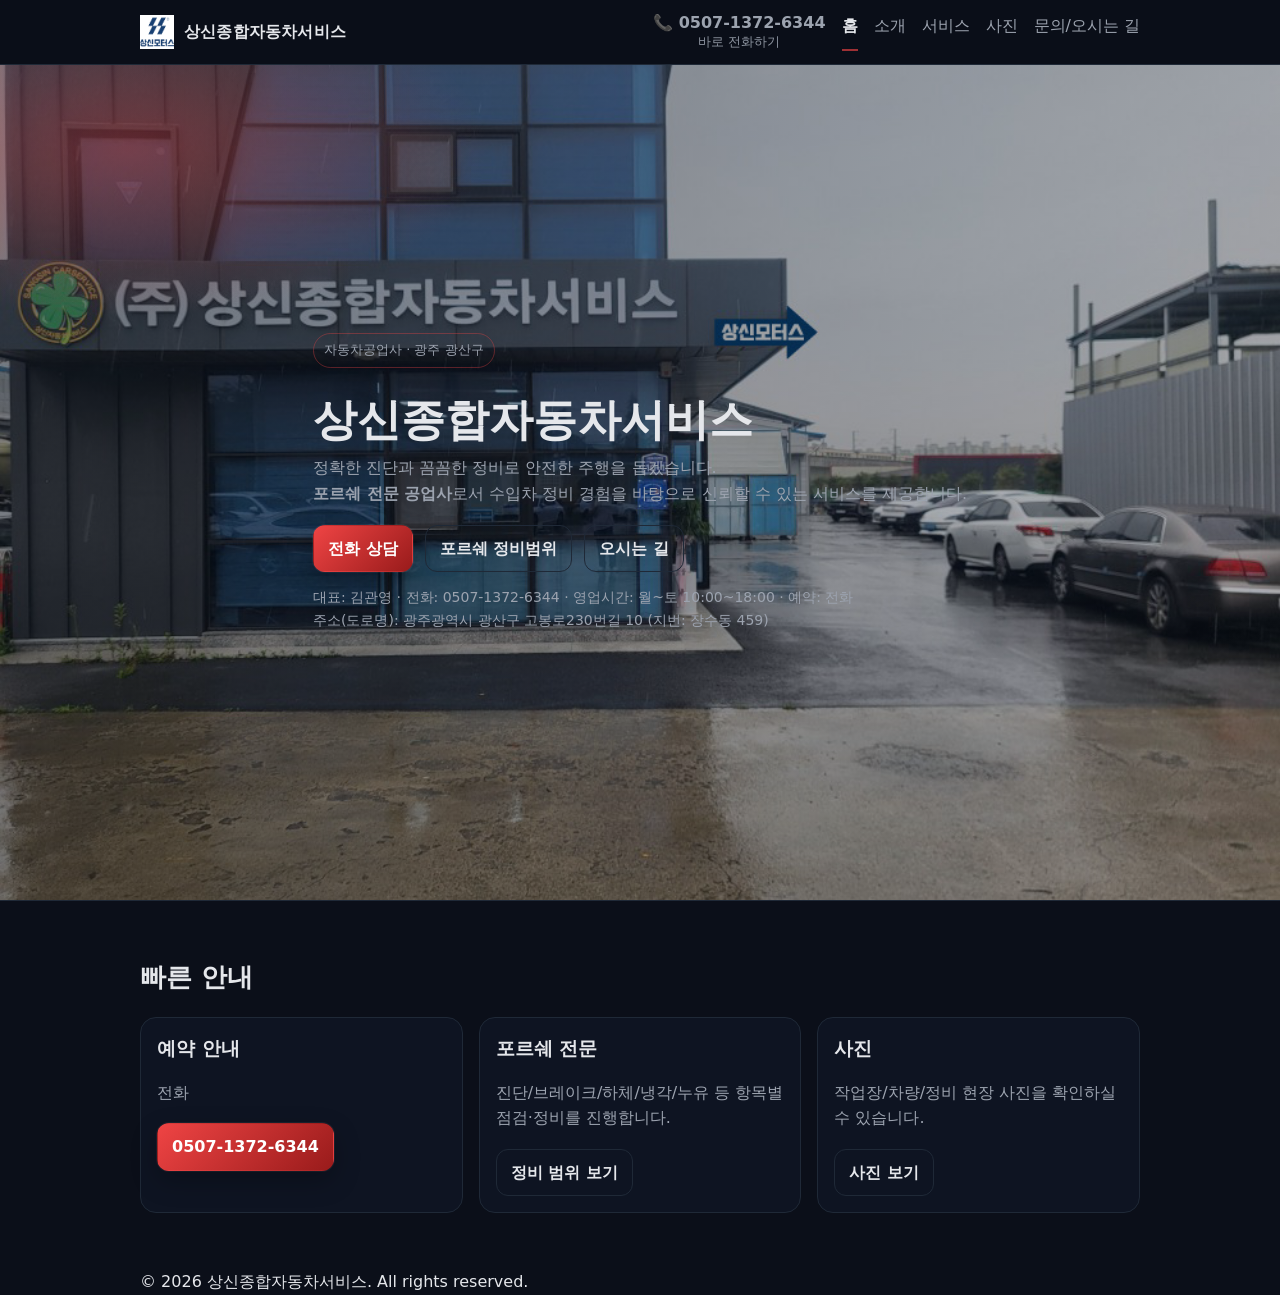
<file: index.html>
<!doctype html>
<html lang="ko">
<head>
  <meta charset="utf-8" />
  <meta name="viewport" content="width=device-width, initial-scale=1" />
  <title>상신종합자동차서비스 | 자동차공업사 · 포르쉐 전문 정비</title>
  <meta name="description" content="광주광역시 광산구 자동차 수리 전문 공업사. 포르쉐 전문 정비 및 일반 차량 정비." />
  <link rel="stylesheet" href="assets/css/style.css" />
</head>
<body>

  <header class="header">
    <div class="container nav">
      <a class="brand" href="index.html">
        <img class="brand-logo" src="assets/img/logo.png" alt="상신 로고" />
        <span class="brand-text">상신종합자동차서비스</span>
      </a>

      <div class="nav-right">
        <button class="nav-toggle" type="button" aria-label="메뉴 열기" aria-expanded="false">☰</button>
      </div>

      <nav class="menu" id="siteMenu">
        <div class="menu-top">
          <h4>상신종합자동차서비스</h4>
          <p>대표: 김관영</p>
          <p>월~토 10:00 ~ 18:00</p>
        </div>

        <a class="menu-call-btn" href="tel:+82050713726344">
            <span class="call-line1">📞 0507-1372-6344</span>
            <span class="call-line2">바로 전화하기</span>
        </a>

        <a class="active" href="index.html">홈</a>
        <a href="about.html">소개</a>
        <a href="services.html">서비스</a>
        <a href="gallery.html">사진</a>
        <a href="contact.html">문의/오시는 길</a>
      </nav>
    </div>
  </header>

  <main>

    <section class="hero has-img">
      <div class="container">
        <p class="badge">자동차공업사 · 광주 광산구</p>
        <h1>상신종합자동차서비스</h1>
        <p class="lead">
          정확한 진단과 꼼꼼한 정비로 안전한 주행을 돕겠습니다.<br/>
          <b>포르쉐 전문 공업사</b>로서 수입차 정비 경험을 바탕으로 신뢰할 수 있는 서비스를 제공합니다.
        </p>

        <div class="cta">
          <a class="btn primary" href="tel:+82050713726344">전화 상담</a>
          <a class="btn ghost" href="services.html">포르쉐 정비범위</a>
          <a class="btn ghost" href="contact.html">오시는 길</a>
        </div>

        <p class="note">
          대표: 김관영 · 전화: 0507-1372-6344 · 영업시간: 월~토 10:00~18:00 · 예약: 전화<br/>
          주소(도로명): 광주광역시 광산구 고봉로230번길 10 (지번: 장수동 459)
        </p>
      </div>
    </section>

    <section class="section">
      <div class="container">
        <h2>빠른 안내</h2>
        <div class="grid three">
          <div class="card">
            <h3>예약 안내</h3>
            <p class="small">전화</p>
            <div class="cta"><a class="btn primary" href="tel:+82050713726344">0507-1372-6344</a></div>
          </div>
          <div class="card">
            <h3>포르쉐 전문</h3>
            <p class="small">진단/브레이크/하체/냉각/누유 등 항목별 점검·정비를 진행합니다.</p>
            <div class="cta"><a class="btn ghost" href="services.html">정비 범위 보기</a></div>
          </div>
          <div class="card">
            <h3>사진</h3>
            <p class="small">작업장/차량/정비 현장 사진을 확인하실 수 있습니다.</p>
            <div class="cta"><a class="btn ghost" href="gallery.html">사진 보기</a></div>
          </div>
        </div>
      </div>
    </section>
  </main>


  <footer class="footer">
    <div class="container">
      <span>© <span id="year"></span> 상신종합자동차서비스. All rights reserved.</span>
    </div>
  </footer>


  <!-- Mobile fixed bottom bar (전화 / 네이버 리뷰) -->
  <div class="mobile-fixed-bar" role="navigation" aria-label="빠른 실행">
    <a class="call" href="tel:+82050713726344">📞 전화하기 0507-1372-6344</a>
    <!-- TODO: 네이버 '플레이스(업체) 페이지' 링크로 교체하시면 리뷰로 바로 연결됩니다 -->
    <a class="review" target="_blank" rel="noopener"
       href="https://map.naver.com/v5/search/%EC%83%81%EC%8B%A0%EC%A2%85%ED%95%A9%EC%9E%90%EB%8F%99%EC%B0%A8%EC%84%9C%EB%B9%84%EC%8A%A4%20%EA%B4%91%EC%A3%BC%20%EA%B4%91%EC%82%B0%EA%B5%AC">
      🏆 네이버 리뷰
    </a>
  </div>


  <script>
    (function () {
      const btn = document.querySelector(".nav-toggle");
      const menu = document.getElementById("siteMenu");
      if (!btn || !menu) return;

      // 오버레이가 없으면 자동 생성
      let overlay = document.querySelector(".nav-overlay");
      if (!overlay) {
        overlay = document.createElement("div");
        overlay.className = "nav-overlay";
        document.body.appendChild(overlay);
      }

      function openMenu() {
        menu.classList.add("is-open");
        overlay.classList.add("is-open");
        document.body.classList.add("nav-open");
        btn.innerHTML = "✕";
        btn.setAttribute("aria-expanded", "true");
      }

      function closeMenu() {
        menu.classList.remove("is-open");
        overlay.classList.remove("is-open");
        document.body.classList.remove("nav-open");
        btn.innerHTML = "☰";
        btn.setAttribute("aria-expanded", "false");
      }

      function toggleMenu() {
        const open = menu.classList.contains("is-open");
        open ? closeMenu() : openMenu();
      }

      btn.addEventListener("click", (e) => {
        e.stopPropagation();
        toggleMenu();
      });

      overlay.addEventListener("click", closeMenu);

      menu.addEventListener("click", (e) => {
        if (e.target.tagName === "A") closeMenu();
      });

      document.addEventListener("keydown", (e) => {
        if (e.key === "Escape") closeMenu();
      });

      window.addEventListener("resize", () => {
        if (window.innerWidth > 900) closeMenu();
      });

      // page load animation + footer year
      window.addEventListener("DOMContentLoaded", () => {
        document.body.classList.add("is-loaded");
        const y = document.getElementById("year");
        if (y) y.textContent = new Date().getFullYear();
      });

      // 초기 아이콘
      btn.innerHTML = "☰";
    })();
  </script>

</body>
</html>
</file>
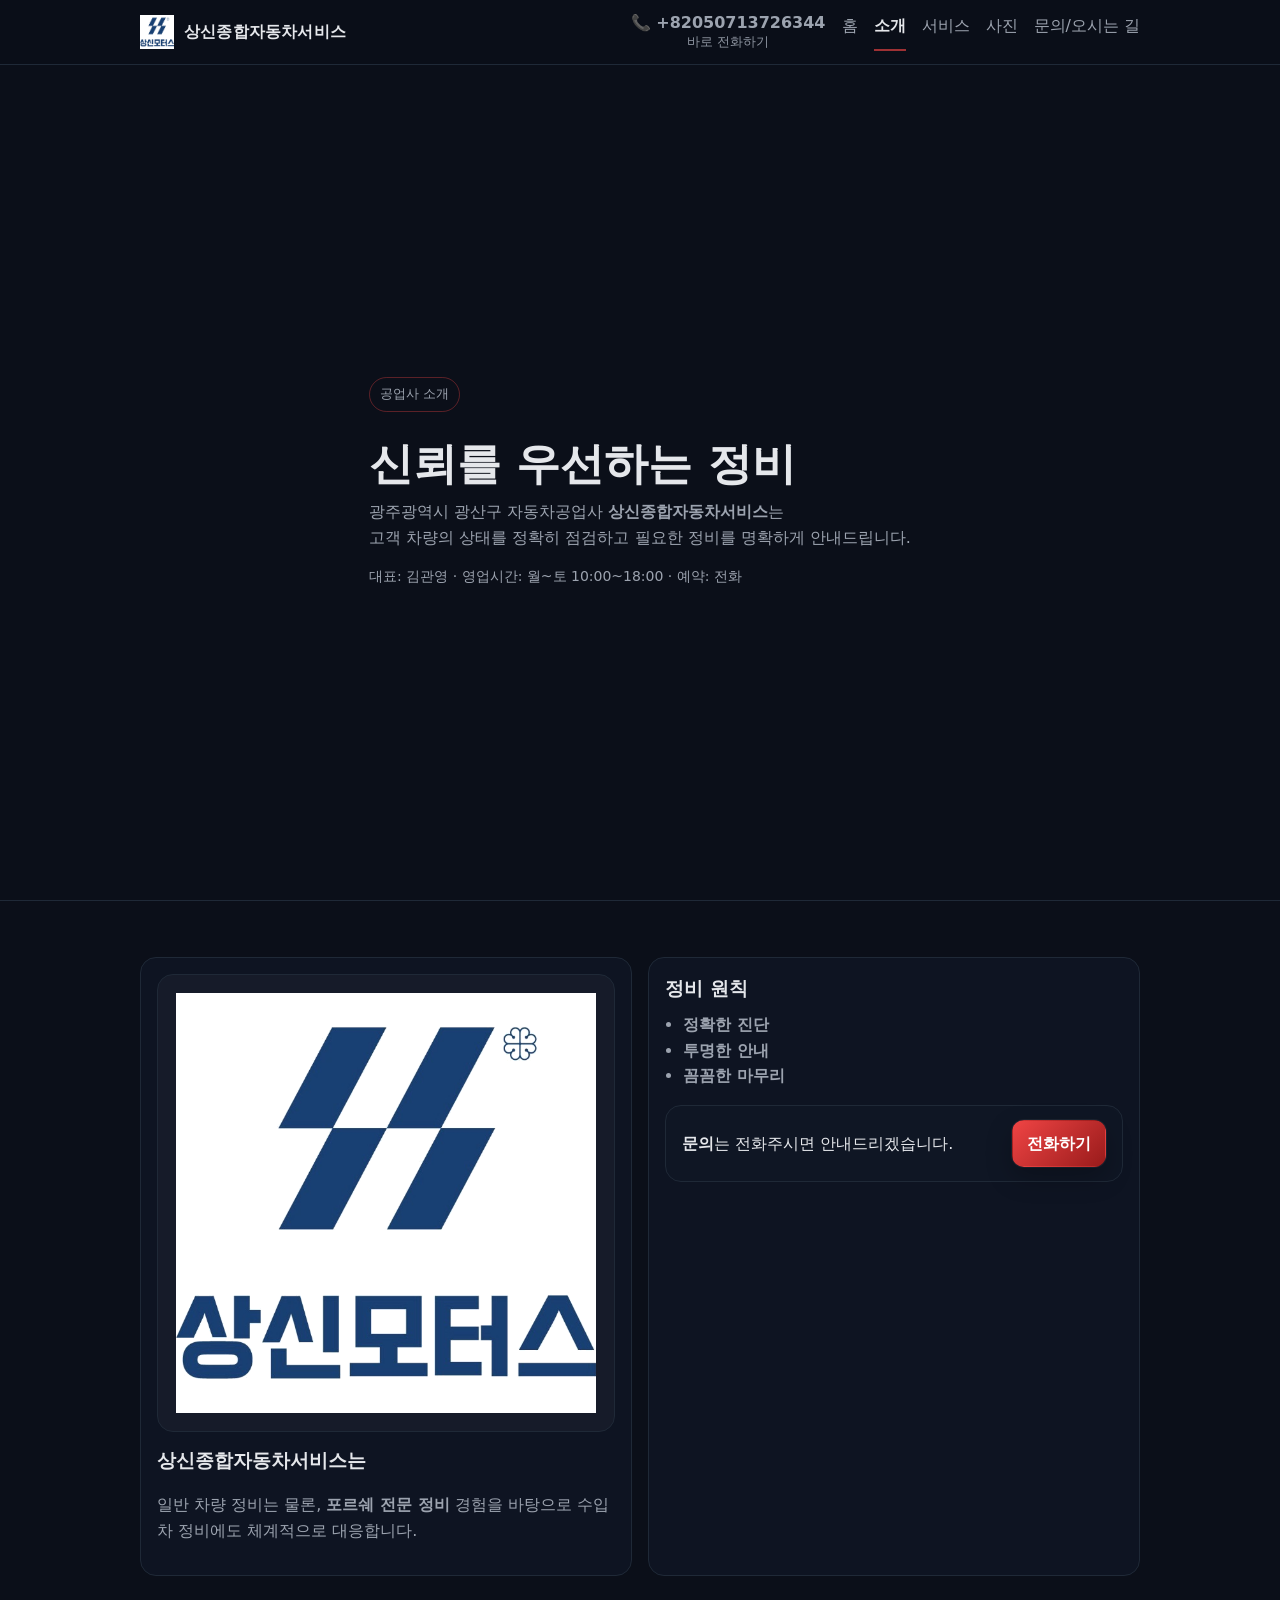
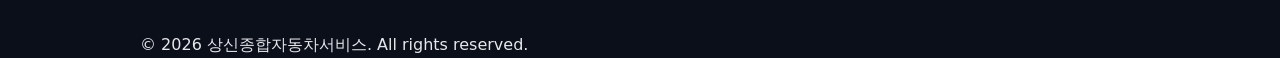
<file: about.html>
<!doctype html>
<html lang="ko">
<head>
  <meta charset="utf-8" />
  <meta name="viewport" content="width=device-width, initial-scale=1" />
  <title>소개 | 상신종합자동차서비스</title>
  <meta name="description" content="상신종합자동차서비스 소개. 대표 김관영, 운영 원칙, 안내." />
  <link rel="stylesheet" href="assets/css/style.css" />
</head>
<body>

  <header class="header">
    <div class="container nav">
      <a class="brand" href="index.html">
        <img class="brand-logo" src="assets/img/logo.png" alt="상신 로고" />
        <span class="brand-text">상신종합자동차서비스</span>
      </a>

      <div class="nav-right">
        <button class="nav-toggle" type="button" aria-label="메뉴 열기" aria-expanded="false">☰</button>
      </div>

      <nav class="menu" id="siteMenu">
        <div class="menu-top">
          <h4>상신종합자동차서비스</h4>
          <p>대표: 김관영</p>
          <p>월~토 10:00 ~ 18:00</p>
        </div>

        <a class="menu-call-btn" href="tel:+82050713726344">
            <span class="call-line1">📞 +82050713726344</span>
            <span class="call-line2">바로 전화하기</span>
        </a>

        <a href="index.html">홈</a>
        <a class="active" href="about.html">소개</a>
        <a href="services.html">서비스</a>
        <a href="gallery.html">사진</a>
        <a href="contact.html">문의/오시는 길</a>
      </nav>
    </div>
  </header>

  <main>

    <section class="hero">
      <div class="container">
        <p class="badge">공업사 소개</p>
        <h1>신뢰를 우선하는 정비</h1>
        <p class="lead">
          광주광역시 광산구 자동차공업사 <b>상신종합자동차서비스</b>는<br/>
          고객 차량의 상태를 정확히 점검하고 필요한 정비를 명확하게 안내드립니다.
        </p>
        <p class="note">대표: 김관영 · 영업시간: 월~토 10:00~18:00 · 예약: 전화</p>
      </div>
    </section>

    <section class="section">
      <div class="container">
        <div class="grid two">
          <div class="card">
            <div class="media logo"><img src="assets/img/logo.png" alt="상신 로고"></div>
            <h3 style="margin-top:14px;">상신종합자동차서비스는</h3>
            <p class="small">
              일반 차량 정비는 물론, <b>포르쉐 전문 정비</b> 경험을 바탕으로 수입차 정비에도 체계적으로 대응합니다.
            </p>
          </div>
          <div class="card">
            <h3>정비 원칙</h3>
            <ul class="list">
              <li><b>정확한 진단</b></li>
              <li><b>투명한 안내</b></li>
              <li><b>꼼꼼한 마무리</b></li>
            </ul>
            <div class="callout">
              <div><b>문의</b>는 전화주시면 안내드리겠습니다.</div>
              <a class="btn primary" href="tel:+82050713726344">전화하기</a>
            </div>
          </div>
        </div>
      </div>
    </section>
  </main>


  <footer class="footer">
    <div class="container">
      <span>© <span id="year"></span> 상신종합자동차서비스. All rights reserved.</span>
    </div>
  </footer>


  <!-- Mobile fixed bottom bar (전화 / 네이버 리뷰) -->
  <div class="mobile-fixed-bar" role="navigation" aria-label="빠른 실행">
    <a class="call" href="tel:+82050713726344">📞 전화하기 +82050713726344</a>
    <!-- TODO: 네이버 '플레이스(업체) 페이지' 링크로 교체하시면 리뷰로 바로 연결됩니다 -->
    <a class="review" target="_blank" rel="noopener"
       href="https://map.naver.com/v5/search/%EC%83%81%EC%8B%A0%EC%A2%85%ED%95%A9%EC%9E%90%EB%8F%99%EC%B0%A8%EC%84%9C%EB%B9%84%EC%8A%A4%20%EA%B4%91%EC%A3%BC%20%EA%B4%91%EC%82%B0%EA%B5%AC">
      🏆 네이버 리뷰
    </a>
  </div>


  <script>
    (function () {
      const btn = document.querySelector(".nav-toggle");
      const menu = document.getElementById("siteMenu");
      if (!btn || !menu) return;

      // 오버레이가 없으면 자동 생성
      let overlay = document.querySelector(".nav-overlay");
      if (!overlay) {
        overlay = document.createElement("div");
        overlay.className = "nav-overlay";
        document.body.appendChild(overlay);
      }

      function openMenu() {
        menu.classList.add("is-open");
        overlay.classList.add("is-open");
        document.body.classList.add("nav-open");
        btn.innerHTML = "✕";
        btn.setAttribute("aria-expanded", "true");
      }

      function closeMenu() {
        menu.classList.remove("is-open");
        overlay.classList.remove("is-open");
        document.body.classList.remove("nav-open");
        btn.innerHTML = "☰";
        btn.setAttribute("aria-expanded", "false");
      }

      function toggleMenu() {
        const open = menu.classList.contains("is-open");
        open ? closeMenu() : openMenu();
      }

      btn.addEventListener("click", (e) => {
        e.stopPropagation();
        toggleMenu();
      });

      overlay.addEventListener("click", closeMenu);

      menu.addEventListener("click", (e) => {
        if (e.target.tagName === "A") closeMenu();
      });

      document.addEventListener("keydown", (e) => {
        if (e.key === "Escape") closeMenu();
      });

      window.addEventListener("resize", () => {
        if (window.innerWidth > 900) closeMenu();
      });

      // page load animation + footer year
      window.addEventListener("DOMContentLoaded", () => {
        document.body.classList.add("is-loaded");
        const y = document.getElementById("year");
        if (y) y.textContent = new Date().getFullYear();
      });

      // 초기 아이콘
      btn.innerHTML = "☰";
    })();
  </script>

</body>
</html>
</file>
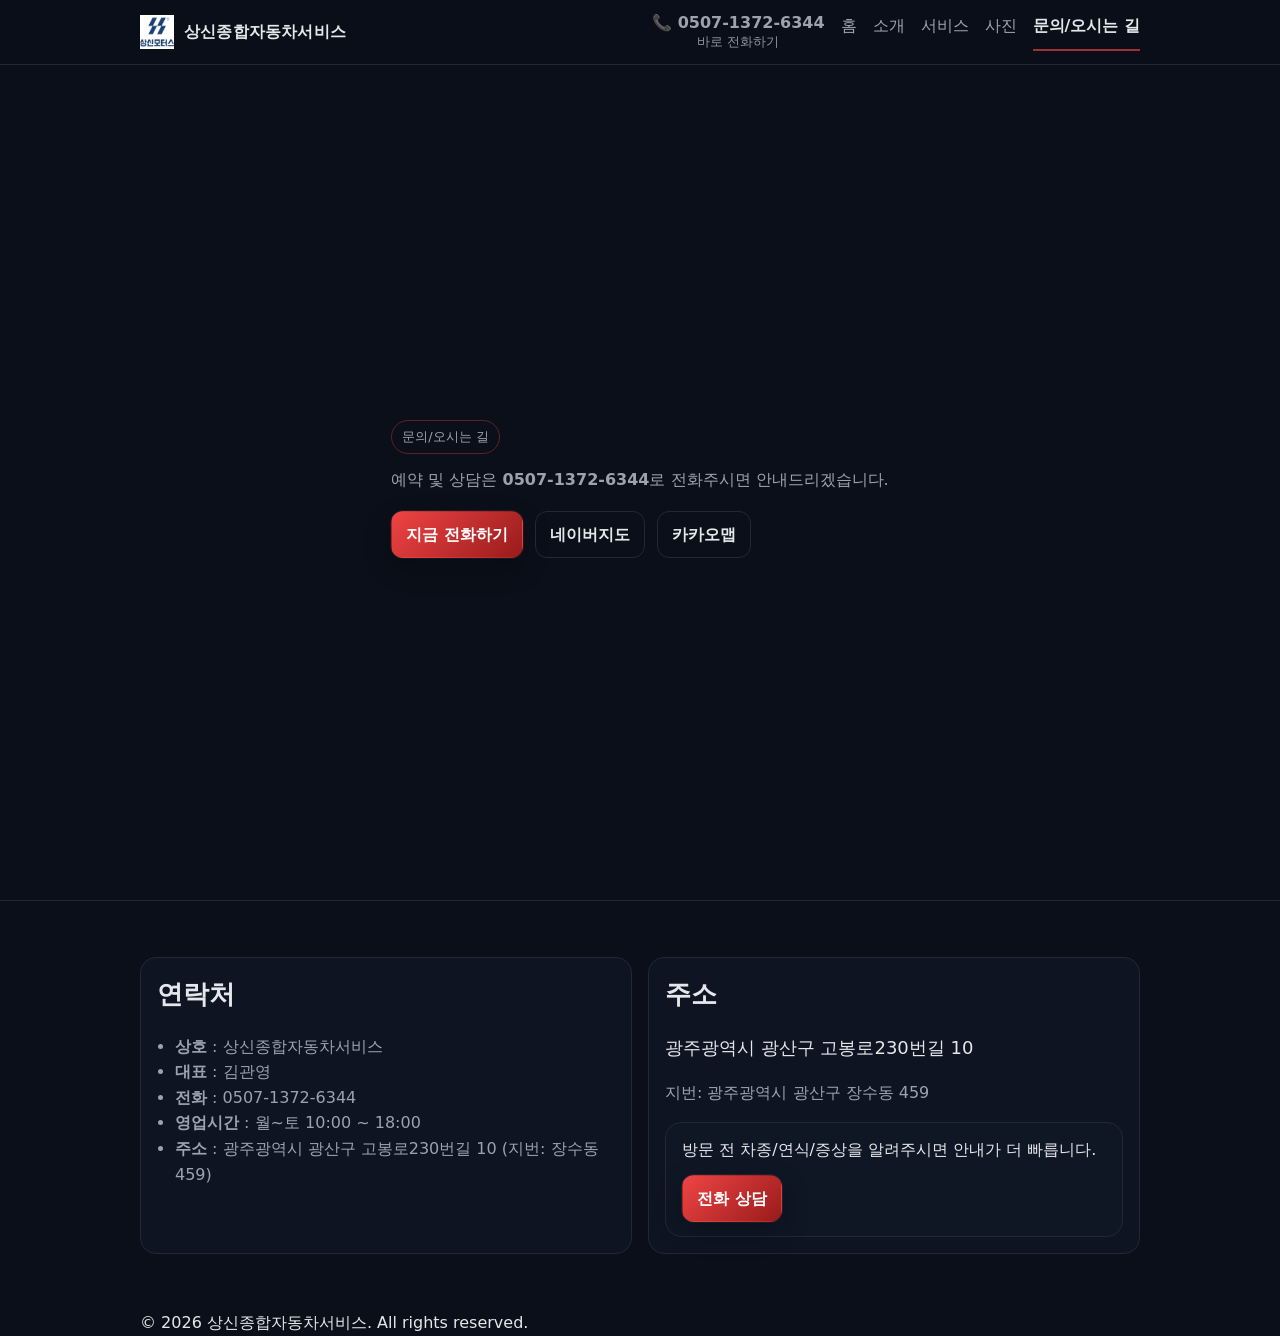
<file: contact.html>
<!doctype html>
<html lang="ko">
<head>
  <meta charset="utf-8" />
  <meta name="viewport" content="width=device-width, initial-scale=1" />
  <title>문의/오시는 길 | 상신종합자동차서비스</title>
  <meta name="description" content="상신종합자동차서비스 연락처, 영업시간, 주소 및 지도 링크." />
  <link rel="stylesheet" href="assets/css/style.css" />
</head>
<body>

  <header class="header">
    <div class="container nav">
      <a class="brand" href="index.html">
        <img class="brand-logo" src="assets/img/logo.png" alt="상신 로고" />
        <span class="brand-text">상신종합자동차서비스</span>
      </a>

      <div class="nav-right">
        <button class="nav-toggle" type="button" aria-label="메뉴 열기" aria-expanded="false">☰</button>
      </div>

      <nav class="menu" id="siteMenu">
        <div class="menu-top">
          <h4>상신종합자동차서비스</h4>
          <p>대표: 김관영</p>
          <p>월~토 10:00 ~ 18:00</p>
        </div>

        <a class="menu-call-btn" href="tel:+82050713726344">
            <span class="call-line1">📞 0507-1372-6344</span>
            <span class="call-line2">바로 전화하기</span>
        </a>

        <a href="index.html">홈</a>
        <a href="about.html">소개</a>
        <a href="services.html">서비스</a>
        <a href="gallery.html">사진</a>
        <a class="active" href="contact.html">문의/오시는 길</a>
      </nav>
    </div>
  </header>

  <main>

    <section class="hero">
      <div class="container">
        <p class="badge">문의/오시는 길</p>
        <p class="lead">
          예약 및 상담은 <b>0507-1372-6344</b>로 전화주시면 안내드리겠습니다.
        </p>
        <div class="cta">
          <a class="btn primary" href="tel:+82050713726344">지금 전화하기</a>
          <a class="btn ghost" target="_blank" rel="noopener"
             href="https://map.naver.com/v5/search/%EA%B4%91%EC%A3%BC%EA%B4%91%EC%97%AD%EC%8B%9C%20%EA%B4%91%EC%82%B0%EA%B5%AC%20%EA%B3%A0%EB%B4%89%EB%A1%9C230%EB%B2%88%EA%B8%B8%2010">
            네이버지도
          </a>
          <a class="btn ghost" target="_blank" rel="noopener"
             href="https://map.kakao.com/?q=%EA%B4%91%EC%A3%BC%EA%B4%91%EC%97%AD%EC%8B%9C%20%EA%B4%91%EC%82%B0%EA%B5%AC%20%EA%B3%A0%EB%B4%89%EB%A1%9C230%EB%B2%88%EA%B8%B8%2010">
            카카오맵
          </a>
        </div>
      </div>
    </section>

    <section class="section">
      <div class="container">
        <div class="grid two">
          <div class="card">
            <h2>연락처</h2>
            <ul class="list">
              <li><b>상호</b> : 상신종합자동차서비스</li>
              <li><b>대표</b> : 김관영</li>
              <li><b>전화</b> : <a href="tel:+82050713726344">0507-1372-6344</a></li>
              <li><b>영업시간</b> : 월~토 10:00 ~ 18:00</li>
              <li><b>주소</b> : 광주광역시 광산구 고봉로230번길 10 (지번: 장수동 459)</li>
            </ul>
          </div>

          <div class="card">
            <h2>주소</h2>
            <p class="big">광주광역시 광산구 고봉로230번길 10</p>
            <p class="small">지번: 광주광역시 광산구 장수동 459</p>
            <div class="callout">
              <div>방문 전 차종/연식/증상을 알려주시면 안내가 더 빠릅니다.</div>
              <a class="btn primary" href="tel:+82050713726344">전화 상담</a>
            </div>
          </div>
        </div>
      </div>
    </section>
  </main>


  <footer class="footer">
    <div class="container">
      <span>© <span id="year"></span> 상신종합자동차서비스. All rights reserved.</span>
    </div>
  </footer>


  <!-- Mobile fixed bottom bar (전화 / 네이버 리뷰) -->
  <div class="mobile-fixed-bar" role="navigation" aria-label="빠른 실행">
    <a class="call" href="tel:+82050713726344">📞 전화하기 0507-1372-6344</a>
    <!-- TODO: 네이버 '플레이스(업체) 페이지' 링크로 교체하시면 리뷰로 바로 연결됩니다 -->
    <a class="review" target="_blank" rel="noopener"
       href="https://map.naver.com/v5/search/%EC%83%81%EC%8B%A0%EC%A2%85%ED%95%A9%EC%9E%90%EB%8F%99%EC%B0%A8%EC%84%9C%EB%B9%84%EC%8A%A4%20%EA%B4%91%EC%A3%BC%20%EA%B4%91%EC%82%B0%EA%B5%AC">
      🏆 네이버 리뷰
    </a>
  </div>


  <script>
    (function () {
      const btn = document.querySelector(".nav-toggle");
      const menu = document.getElementById("siteMenu");
      if (!btn || !menu) return;

      // 오버레이가 없으면 자동 생성
      let overlay = document.querySelector(".nav-overlay");
      if (!overlay) {
        overlay = document.createElement("div");
        overlay.className = "nav-overlay";
        document.body.appendChild(overlay);
      }

      function openMenu() {
        menu.classList.add("is-open");
        overlay.classList.add("is-open");
        document.body.classList.add("nav-open");
        btn.innerHTML = "✕";
        btn.setAttribute("aria-expanded", "true");
      }

      function closeMenu() {
        menu.classList.remove("is-open");
        overlay.classList.remove("is-open");
        document.body.classList.remove("nav-open");
        btn.innerHTML = "☰";
        btn.setAttribute("aria-expanded", "false");
      }

      function toggleMenu() {
        const open = menu.classList.contains("is-open");
        open ? closeMenu() : openMenu();
      }

      btn.addEventListener("click", (e) => {
        e.stopPropagation();
        toggleMenu();
      });

      overlay.addEventListener("click", closeMenu);

      menu.addEventListener("click", (e) => {
        if (e.target.tagName === "A") closeMenu();
      });

      document.addEventListener("keydown", (e) => {
        if (e.key === "Escape") closeMenu();
      });

      window.addEventListener("resize", () => {
        if (window.innerWidth > 900) closeMenu();
      });

      // page load animation + footer year
      window.addEventListener("DOMContentLoaded", () => {
        document.body.classList.add("is-loaded");
        const y = document.getElementById("year");
        if (y) y.textContent = new Date().getFullYear();
      });

      // 초기 아이콘
      btn.innerHTML = "☰";
    })();
  </script>

</body>
</html>
</file>
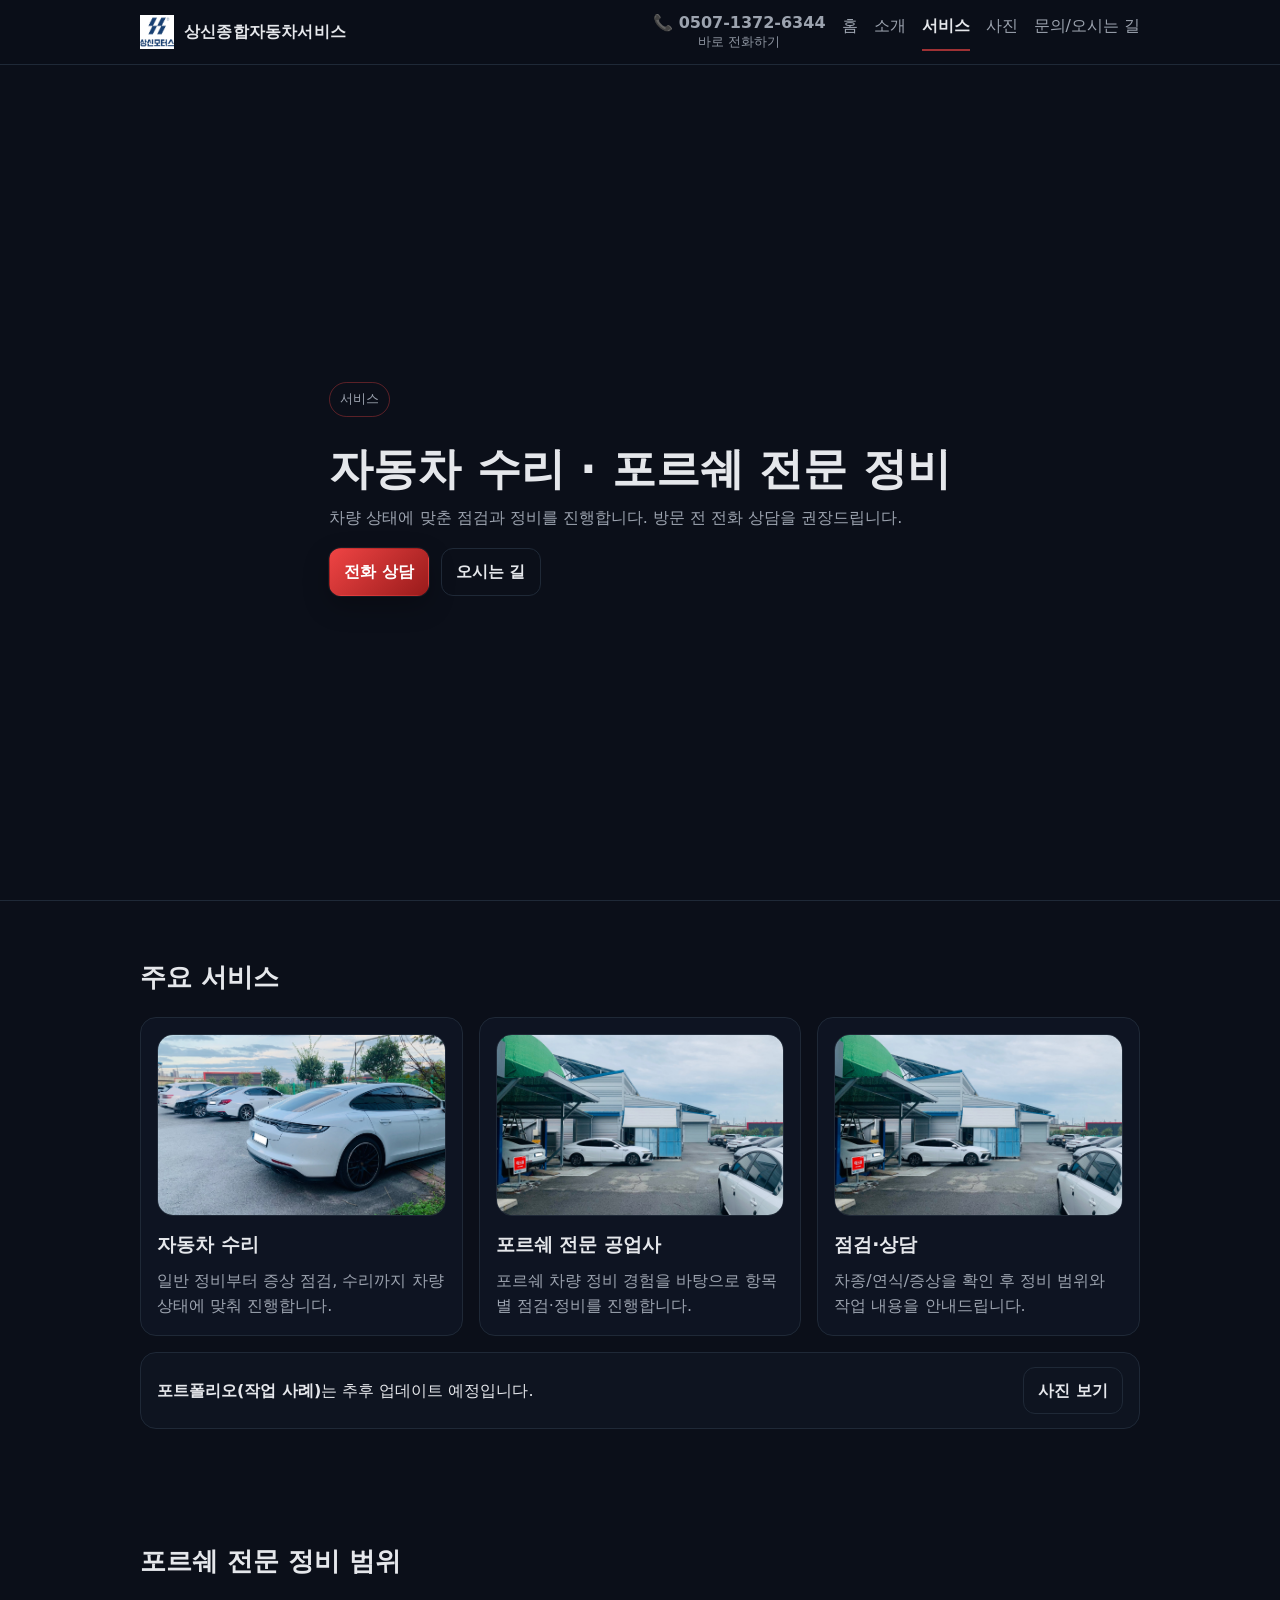
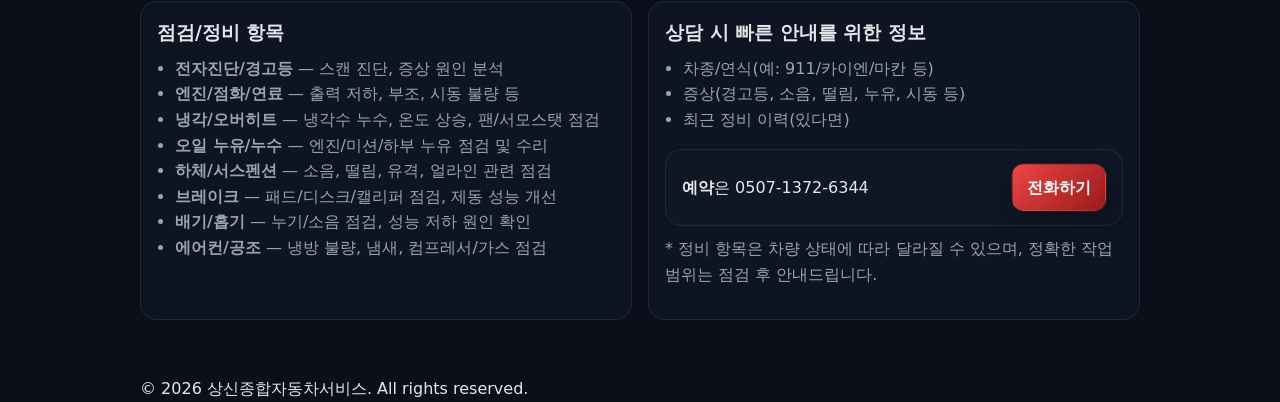
<file: services.html>
<!doctype html>
<html lang="ko">
<head>
  <meta charset="utf-8" />
  <meta name="viewport" content="width=device-width, initial-scale=1" />
  <title>서비스 | 상신종합자동차서비스</title>
  <meta name="description" content="자동차 수리, 포르쉐 전문 정비(진단/브레이크/하체/냉각/누유 등), 점검·상담." />
  <link rel="stylesheet" href="assets/css/style.css" />
</head>
<body>

  <header class="header">
    <div class="container nav">
      <a class="brand" href="index.html">
        <img class="brand-logo" src="assets/img/logo.png" alt="상신 로고" />
        <span class="brand-text">상신종합자동차서비스</span>
      </a>

      <div class="nav-right">
        <button class="nav-toggle" type="button" aria-label="메뉴 열기" aria-expanded="false">☰</button>
      </div>

      <nav class="menu" id="siteMenu">
        <div class="menu-top">
          <h4>상신종합자동차서비스</h4>
          <p>대표: 김관영</p>
          <p>월~토 10:00 ~ 18:00</p>
        </div>

        <a class="menu-call-btn" href="tel:+82050713726344">
            <span class="call-line1">📞 0507-1372-6344</span>
            <span class="call-line2">바로 전화하기</span>
        </a>

        <a href="index.html">홈</a>
        <a href="about.html">소개</a>
        <a class="active" href="services.html">서비스</a>
        <a href="gallery.html">사진</a>
        <a href="contact.html">문의/오시는 길</a>
      </nav>
    </div>
  </header>

  <main>

    <section class="hero">
      <div class="container">
        <p class="badge">서비스</p>
        <h1>자동차 수리 · 포르쉐 전문 정비</h1>
        <p class="lead">
          차량 상태에 맞춘 점검과 정비를 진행합니다. 방문 전 전화 상담을 권장드립니다.
        </p>
        <div class="cta">
          <a class="btn primary" href="tel:+82050713726344">전화 상담</a>
          <a class="btn ghost" href="contact.html">오시는 길</a>
        </div>
      </div>
    </section>

    <section class="section">
      <div class="container">
        <h2>주요 서비스</h2>
        <div class="grid three">
          <div class="card service-card">
            <div class="media"><img src="assets/img/service-1.jpg" alt="자동차 수리"></div>
            <h3 style="margin-top:14px;">자동차 수리</h3>
            <p>일반 정비부터 증상 점검, 수리까지 차량 상태에 맞춰 진행합니다.</p>
          </div>
          <div class="card service-card">
            <div class="media"><img src="assets/img/service-2.jpg" alt="포르쉐 전문 정비"></div>
            <h3 style="margin-top:14px;">포르쉐 전문 공업사</h3>
            <p>포르쉐 차량 정비 경험을 바탕으로 항목별 점검·정비를 진행합니다.</p>
          </div>
          <div class="card service-card">
            <div class="media"><img src="assets/img/service-3.jpg" alt="점검 및 상담"></div>
            <h3 style="margin-top:14px;">점검·상담</h3>
            <p>차종/연식/증상을 확인 후 정비 범위와 작업 내용을 안내드립니다.</p>
          </div>
        </div>

        <div class="callout">
          <div><b>포트폴리오(작업 사례)</b>는 추후 업데이트 예정입니다.</div>
          <a class="btn ghost" href="gallery.html">사진 보기</a>
        </div>
      </div>
    </section>

    <section class="section">
      <div class="container">
        <h2>포르쉐 전문 정비 범위</h2>
        <div class="grid two">
          <div class="card">
            <h3>점검/정비 항목</h3>
            <ul class="list">
              <li><b>전자진단/경고등</b> — 스캔 진단, 증상 원인 분석</li>
              <li><b>엔진/점화/연료</b> — 출력 저하, 부조, 시동 불량 등</li>
              <li><b>냉각/오버히트</b> — 냉각수 누수, 온도 상승, 팬/서모스탯 점검</li>
              <li><b>오일 누유/누수</b> — 엔진/미션/하부 누유 점검 및 수리</li>
              <li><b>하체/서스펜션</b> — 소음, 떨림, 유격, 얼라인 관련 점검</li>
              <li><b>브레이크</b> — 패드/디스크/캘리퍼 점검, 제동 성능 개선</li>
              <li><b>배기/흡기</b> — 누기/소음 점검, 성능 저하 원인 확인</li>
              <li><b>에어컨/공조</b> — 냉방 불량, 냄새, 컴프레서/가스 점검</li>
            </ul>
          </div>

          <div class="card">
            <h3>상담 시 빠른 안내를 위한 정보</h3>
            <ul class="list">
              <li>차종/연식(예: 911/카이엔/마칸 등)</li>
              <li>증상(경고등, 소음, 떨림, 누유, 시동 등)</li>
              <li>최근 정비 이력(있다면)</li>
            </ul>
            <div class="callout">
              <div><b>예약</b>은 0507-1372-6344</div>
              <a class="btn primary" href="tel:+82050713726344">전화하기</a>
            </div>
            <p class="small" style="margin-top:10px;">
              * 정비 항목은 차량 상태에 따라 달라질 수 있으며, 정확한 작업 범위는 점검 후 안내드립니다.
            </p>
          </div>
        </div>
      </div>
    </section>
  </main>


  <footer class="footer">
    <div class="container">
      <span>© <span id="year"></span> 상신종합자동차서비스. All rights reserved.</span>
    </div>
  </footer>


  <!-- Mobile fixed bottom bar (전화 / 네이버 리뷰) -->
  <div class="mobile-fixed-bar" role="navigation" aria-label="빠른 실행">
    <a class="call" href="tel:+82050713726344">📞 전화하기 0507-1372-6344</a>
    <!-- TODO: 네이버 '플레이스(업체) 페이지' 링크로 교체하시면 리뷰로 바로 연결됩니다 -->
    <a class="review" target="_blank" rel="noopener"
       href="https://map.naver.com/v5/search/%EC%83%81%EC%8B%A0%EC%A2%85%ED%95%A9%EC%9E%90%EB%8F%99%EC%B0%A8%EC%84%9C%EB%B9%84%EC%8A%A4%20%EA%B4%91%EC%A3%BC%20%EA%B4%91%EC%82%B0%EA%B5%AC">
      🏆 네이버 리뷰
    </a>
  </div>


  <script>
    (function () {
      const btn = document.querySelector(".nav-toggle");
      const menu = document.getElementById("siteMenu");
      if (!btn || !menu) return;

      // 오버레이가 없으면 자동 생성
      let overlay = document.querySelector(".nav-overlay");
      if (!overlay) {
        overlay = document.createElement("div");
        overlay.className = "nav-overlay";
        document.body.appendChild(overlay);
      }

      function openMenu() {
        menu.classList.add("is-open");
        overlay.classList.add("is-open");
        document.body.classList.add("nav-open");
        btn.innerHTML = "✕";
        btn.setAttribute("aria-expanded", "true");
      }

      function closeMenu() {
        menu.classList.remove("is-open");
        overlay.classList.remove("is-open");
        document.body.classList.remove("nav-open");
        btn.innerHTML = "☰";
        btn.setAttribute("aria-expanded", "false");
      }

      function toggleMenu() {
        const open = menu.classList.contains("is-open");
        open ? closeMenu() : openMenu();
      }

      btn.addEventListener("click", (e) => {
        e.stopPropagation();
        toggleMenu();
      });

      overlay.addEventListener("click", closeMenu);

      menu.addEventListener("click", (e) => {
        if (e.target.tagName === "A") closeMenu();
      });

      document.addEventListener("keydown", (e) => {
        if (e.key === "Escape") closeMenu();
      });

      window.addEventListener("resize", () => {
        if (window.innerWidth > 900) closeMenu();
      });

      // page load animation + footer year
      window.addEventListener("DOMContentLoaded", () => {
        document.body.classList.add("is-loaded");
        const y = document.getElementById("year");
        if (y) y.textContent = new Date().getFullYear();
      });

      // 초기 아이콘
      btn.innerHTML = "☰";
    })();
  </script>

</body>
</html>
</file>
<file: assets/css/style.css>
:root{
  --bg:#0b0f19;
  --card:#111827;
  --text:#e5e7eb;
  --muted:#9ca3af;
  --line:#1f2937;
  --accent:#ef4444;       /* Porsche red */
  --accentDark:#991b1b;   /* deep red */
  --accentGlow: rgba(239,68,68,.35);
}

*{box-sizing:border-box}
html{scroll-behavior:smooth}
body{
  margin:0;
  font-family:system-ui,-apple-system,Segoe UI,Roboto,Helvetica,Arial,"Apple SD Gothic Neo","Noto Sans KR",sans-serif;
  background:var(--bg);
  color:var(--text);
  line-height:1.6;

  /* Page Load Animation (initial) */
  opacity:0;
  transform: translateY(6px);
  transition: opacity .35s ease, transform .35s ease;
}
body.is-loaded{
  opacity:1;
  transform: translateY(0);
}

a{color:inherit;text-decoration:none}
.container{max-width:1040px;margin:0 auto;padding:0 20px}

.header{
  position:sticky;top:0;z-index:10;
  background:rgba(11,15,25,.75);
  backdrop-filter: blur(10px);
  border-bottom:1px solid var(--line);
}
.nav{display:flex;align-items:center;justify-content:space-between;height:64px}
.brand{display:flex;align-items:center;gap:10px;font-weight:900;letter-spacing:.2px}
.brand-logo{width:34px;height:34px;object-fit:contain}
.brand-text {
    display: inline-block;
    white-space: nowrap; /* �ٹٲ� ���� */
    font-size: 16px;
}

.nav-right{display:flex;align-items:center;gap:10px}

.menu{display:flex;gap:16px}
.menu a{color:var(--muted)}
.menu a:hover{color:var(--text)}
.menu a.active{
  color:var(--text);
  font-weight:900;
  box-shadow: inset 0 -2px 0 rgba(239,68,68,.65);
}

.nav-toggle{
  display:none;
  width:42px;height:42px;
  border-radius:12px;
  border:1px solid var(--line);
  background:rgba(17,24,39,.55);
  color:var(--text);
  font-weight:900;
  cursor:pointer;
}
.nav-toggle:active{transform:translateY(1px)}

.hero{
  min-height: calc(100vh - 64px);
  display:flex;align-items:center;
  padding:52px 0;
  border-bottom:1px solid var(--line);
  position:relative;
}
.hero.has-img{
  background:
    radial-gradient(600px 280px at 10% 10%, var(--accentGlow), transparent 60%),
    linear-gradient(120deg, rgba(11,15,25,.55), rgba(11,15,25,.25)),
    url("../img/hero.jpg");
  background-size:cover;
  background-position:center;
}

.badge{
  display:inline-block;
  padding:6px 10px;
  border:1px solid rgba(239,68,68,.35);
  border-radius:999px;
  color:var(--muted);
  font-size:13px;
}
h1{margin:14px 0 10px;font-size:44px;line-height:1.15}
.lead{color:var(--muted);max-width:760px;margin:0}
.note{margin-top:14px;color:var(--muted);font-size:14px}

.cta{margin-top:18px;display:flex;gap:12px;flex-wrap:wrap}
.btn{
  display:inline-flex;align-items:center;justify-content:center;
  padding:10px 14px;border-radius:12px;
  border:1px solid var(--line);
  font-weight:900;
}
.btn.primary{
  background: linear-gradient(135deg, var(--accent) 0%, var(--accentDark) 100%);
  color:#fff;
  border-color:transparent;
  box-shadow: 0 10px 26px rgba(0,0,0,.25), 0 0 0 1px rgba(255,255,255,.06);
}
.btn.primary:hover{filter:brightness(1.03)}
.btn.primary:active{transform:translateY(1px)}
.btn.ghost{background:transparent}

.section{padding:56px 0}
h2{font-size:26px;margin:0 0 18px}

.grid{display:grid;gap:16px}
.grid.two{grid-template-columns:repeat(2,minmax(0,1fr))}
.grid.three{grid-template-columns:repeat(3,minmax(0,1fr))}
.grid.gallery{grid-template-columns:repeat(3,minmax(0,1fr))}

.card{
  background:rgba(17,24,39,.7);
  border:1px solid var(--line);
  border-radius:16px;
  padding:16px;
}
.card h3{margin:0 0 8px}
.card:hover{border-color:rgba(239,68,68,.35)}
.list{margin:0;padding-left:18px;color:var(--muted)}
.small{color:var(--muted)}
.big{font-size:18px}

.media{
  border-radius:16px;
  overflow:hidden;
  border:1px solid var(--line);
  background:rgba(255,255,255,.03);
}
.media img{
  width:100%;
  height:220px;
  object-fit:cover;
  display:block;
}
.media.logo img{height:auto;object-fit:contain;padding:18px}
.service-card .media img{height:180px}
.service-card p{color:var(--muted);margin:0}

.callout{
  margin-top:16px;
  display:flex;
  gap:12px;
  align-items:center;
  justify-content:space-between;
  padding:14px 16px;
  border:1px solid var(--line);
  border-radius:16px;
  background:rgba(17,24,39,.55);
  flex-wrap:wrap;
}

/* Mobile fixed bottom bar */
.mobile-fixed-bar{display:none}

/* Scroll lock (used by menu + lightbox) */
body.nav-open{overflow:hidden}

/* Mobile Nav overlay */
.nav-overlay{
  display:none;
  position:fixed;
  inset:0;
  background:rgba(0,0,0,.45);
  z-index:9;
}
@media (max-width:900px){
  .nav-overlay.is-open{display:block}
}

/* Lightbox */
.lightbox-overlay{
  display:none;
  position:fixed;
  inset:0;
  z-index:50;
  background:rgba(0,0,0,.72);
  backdrop-filter: blur(6px);
  padding:18px;
}
.lightbox-overlay.is-open{display:flex;align-items:center;justify-content:center}
.lightbox{
  width:min(1100px, 100%);
  max-height:calc(100vh - 36px);
  display:grid;
  grid-template-rows:auto 1fr;
  gap:10px;
}
.lightbox-top{
  display:flex;
  justify-content:space-between;
  align-items:center;
  gap:10px;
}
.lightbox-title{color:var(--muted);font-size:14px}
.lightbox-close{
  width:42px;height:42px;
  border-radius:12px;
  border:1px solid var(--line);
  background:rgba(17,24,39,.75);
  color:var(--text);
  font-weight:900;
  cursor:pointer;
}
.lightbox-close:active{transform:translateY(1px)}
.lightbox-media{
  border-radius:18px;
  overflow:hidden;
  border:1px solid rgba(255,255,255,.08);
  background:rgba(255,255,255,.03);
  display:flex;
  align-items:center;
  justify-content:center;
}
.lightbox-media img{
  width:100%;
  height:100%;
  max-height:calc(100vh - 120px);
  object-fit:contain;
  display:block;
}

/* Gallery clickable */
.gallery-item{cursor:zoom-in;transition:.15s ease}
.gallery-item:hover{transform:translateY(-1px)}

/* Mobile Enhanced Menu content */
.menu-top{display:none}
.menu-call-btn{display:none}

/* Responsive */
@media (max-width:900px){
  .nav{height:auto;padding:10px 0;gap:10px;align-items:flex-start}
  .brand-text {
    font-size: 14px;
   }
  .nav-right{width:100%;justify-content:flex-end}

  .menu{
    display:none;
    width:100%;
    flex-direction:column;
    gap:0;
    margin-top:8px;
    padding:10px;
    border:1px solid var(--line);
    border-radius:16px;
    background:rgba(11,15,25,.85);
    position:relative;
    z-index:11;
  }
  .menu a{padding:10px 10px;border-radius:12px}
  .menu a:hover{background:rgba(255,255,255,.06)}
  .menu.is-open{display:flex}

  .nav-toggle{display:inline-flex;align-items:center;justify-content:center;font-size:20px}

  .hero{min-height:auto;padding:40px 0}
  h1{font-size:30px}
  .cta{gap:10px}
  .btn{width:100%}

  .grid.three{grid-template-columns:1fr}
  .grid.two{grid-template-columns:1fr}
  .grid.gallery{grid-template-columns:1fr}

  /* Menu top info + call button */
  .menu-top{
    display:block;
    margin-bottom:12px;
    padding:12px;
    border-radius:14px;
    background:rgba(255,255,255,.05);
    border:1px solid var(--line);
  }
  .menu-top h4{margin:0 0 6px 0;font-size:14px}
  .menu-top p{margin:0;font-size:13px;color:var(--muted)}
  .menu-call-btn{
    display:flex;
    width:100%;
    justify-content:center;
    align-items:center;
    padding:12px;
    border-radius:14px;
    font-weight:900;
    background: linear-gradient(135deg, var(--accent) 0%, var(--accentDark) 100%);
    color:#fff;
    margin-bottom:12px;
    border:1px solid rgba(255,255,255,.06);
  }

  /* Bottom fixed bar */
  .mobile-fixed-bar{
    display:flex;
    position:fixed;
    left:0; right:0;
    bottom:0;
    z-index:20;
    padding:10px 12px calc(10px + env(safe-area-inset-bottom));
    background:rgba(11,15,25,.92);
    backdrop-filter: blur(10px);
    border-top:1px solid var(--line);
    gap:10px;
  }
  .mobile-fixed-bar a{
    flex:1;
    display:flex;
    align-items:center;
    justify-content:center;
    gap:8px;
    padding:14px 12px;
    border-radius:16px;
    font-weight:900;
    border:1px solid var(--line);
  }
  .mobile-fixed-bar .call{
    background: linear-gradient(135deg, var(--accent) 0%, var(--accentDark) 100%);
    color:#fff;
    border-color:transparent;
  }
  .mobile-fixed-bar .review{
    background:rgba(255,255,255,.04);
    color:var(--text);
  }

  main{padding-bottom:90px}
}


.menu-call-btn {
    display: flex;
    flex-direction: column;
    align-items: center;
    justify-content: center;
    text-align: center;
    line-height: 1.3;
}

    .menu-call-btn .call-line1 {
        font-size: 16px;
        font-weight: 900;
    }

    .menu-call-btn .call-line2 {
        font-size: 13px;
        opacity: .9;
    }
</file>
